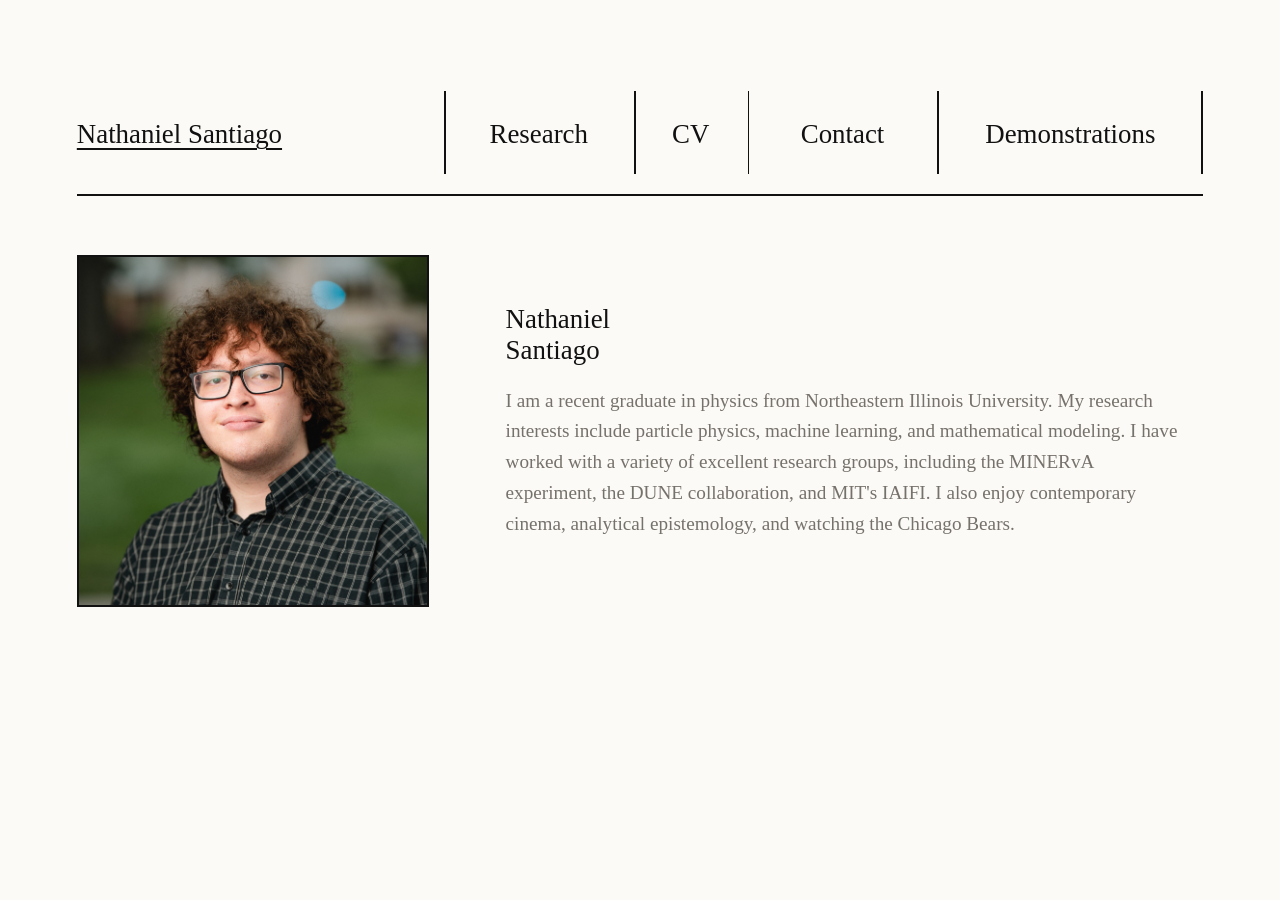
<file: index.html>
<!doctype html>
<html lang="en">
  <head>
    <meta charset="utf-8">
    <meta name="viewport" content="width=device-width, initial-scale=1">
    <title>Nathaniel Santiago</title>
    <link rel="stylesheet" href="styles.css?v=5">
  </head>
  <body>
    <header class="site-header" aria-label="Primary navigation">
      <nav class="sketch-nav">
        <a class="brand" href="index.html" aria-current="page">Nathaniel Santiago</a>
        <a href="research.html">Research</a>
        <a href="cv.html">CV</a>
        <a href="contact.html">Contact</a>
        <a href="event.html">Demonstrations</a>
      </nav>
    </header>

    <main class="home-main">
      <section class="intro-section" aria-labelledby="intro-title">
        <div class="section-inner intro-layout">
          <img
            class="headshot"
            src="nathaniel-santiago-headshot.png"
            alt="Portrait of Nathaniel Santiago"
          >
          <div class="intro-copy">
            <h1 id="intro-title">Nathaniel Santiago</h1>
            <p>
              I am a recent graduate in physics from Northeastern Illinois University.
              My research interests include particle physics, machine learning, and
              mathematical modeling. I have worked with a variety of excellent research
              groups, including the MINERvA experiment, the DUNE collaboration, and
              MIT's IAIFI. I also enjoy contemporary cinema, analytical epistemology,
              and watching the Chicago Bears.
            </p>
          </div>
        </div>
      </section>
    </main>
  </body>
</html>
</file>
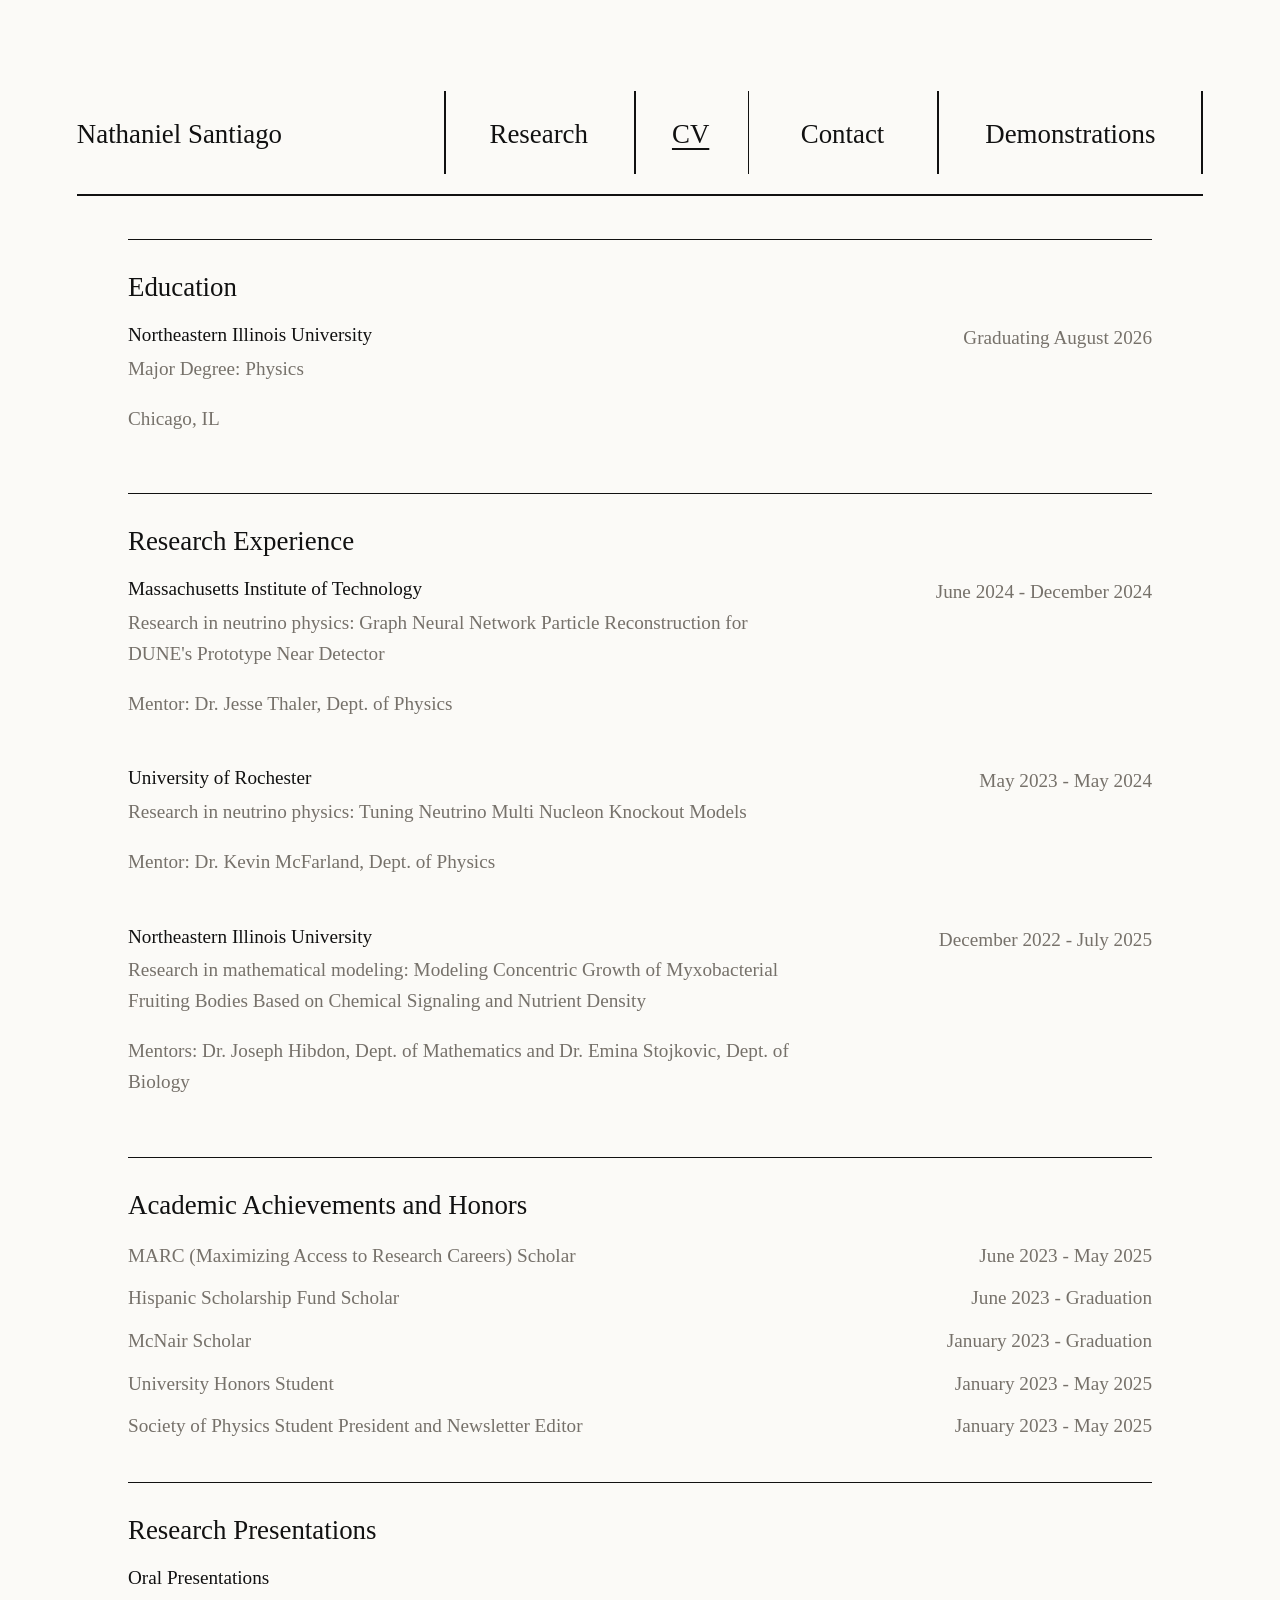
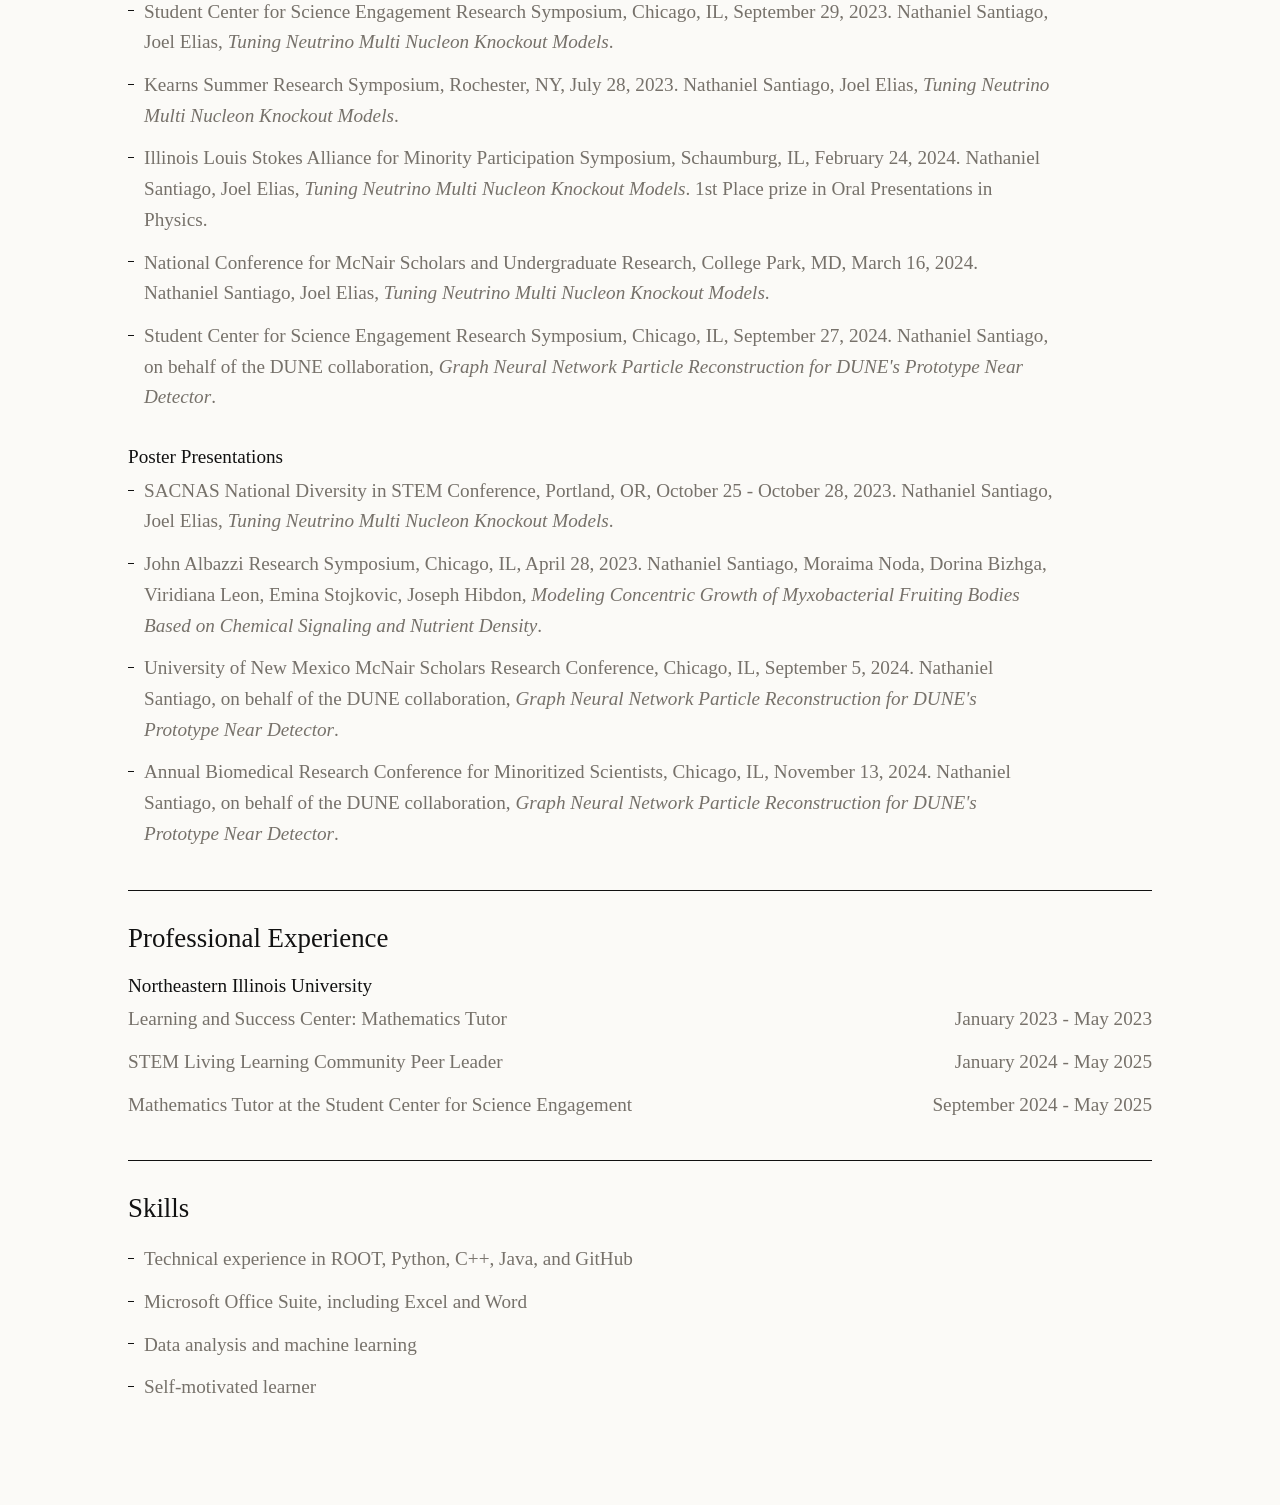
<file: cv.html>
<!doctype html>
<html lang="en">
  <head>
    <meta charset="utf-8">
    <meta name="viewport" content="width=device-width, initial-scale=1">
    <title>CV | Nathaniel Santiago</title>
    <link rel="stylesheet" href="styles.css?v=4">
  </head>
  <body>
    <header class="site-header" aria-label="Primary navigation">
      <nav class="sketch-nav">
        <a class="brand" href="index.html">Nathaniel Santiago</a>
        <a href="research.html">Research</a>
        <a href="cv.html" aria-current="page">CV</a>
        <a href="contact.html">Contact</a>
        <a href="event.html">Demonstrations</a>
      </nav>
    </header>

    <main class="page-main">
      <section class="page-section cv-section-page" aria-labelledby="education-title">
        <div class="section-inner cv-layout">
          <section class="cv-block" aria-labelledby="education-title">
            <h2 id="education-title">Education</h2>
            <article class="cv-item">
              <div>
                <h3>Northeastern Illinois University</h3>
                <p>Major Degree: Physics</p>
                <p>Chicago, IL</p>
              </div>
              <p class="cv-date">Graduating August 2026</p>
            </article>
          </section>

          <section class="cv-block" aria-labelledby="research-experience-title">
            <h2 id="research-experience-title">Research Experience</h2>
            <article class="cv-item">
              <div>
                <h3>Massachusetts Institute of Technology</h3>
                <p>
                  Research in neutrino physics: Graph Neural Network Particle
                  Reconstruction for DUNE's Prototype Near Detector
                </p>
                <p>Mentor: Dr. Jesse Thaler, Dept. of Physics</p>
              </div>
              <p class="cv-date">June 2024 - December 2024</p>
            </article>

            <article class="cv-item">
              <div>
                <h3>University of Rochester</h3>
                <p>
                  Research in neutrino physics: Tuning Neutrino Multi Nucleon
                  Knockout Models
                </p>
                <p>Mentor: Dr. Kevin McFarland, Dept. of Physics</p>
              </div>
              <p class="cv-date">May 2023 - May 2024</p>
            </article>

            <article class="cv-item">
              <div>
                <h3>Northeastern Illinois University</h3>
                <p>
                  Research in mathematical modeling: Modeling Concentric Growth of
                  Myxobacterial Fruiting Bodies Based on Chemical Signaling and
                  Nutrient Density
                </p>
                <p>
                  Mentors: Dr. Joseph Hibdon, Dept. of Mathematics and Dr. Emina
                  Stojkovic, Dept. of Biology
                </p>
              </div>
              <p class="cv-date">December 2022 - July 2025</p>
            </article>
          </section>

          <section class="cv-block" aria-labelledby="honors-title">
            <h2 id="honors-title">Academic Achievements and Honors</h2>
            <ul class="cv-list">
              <li><span>MARC (Maximizing Access to Research Careers) Scholar</span><span>June 2023 - May 2025</span></li>
              <li><span>Hispanic Scholarship Fund Scholar</span><span>June 2023 - Graduation</span></li>
              <li><span>McNair Scholar</span><span>January 2023 - Graduation</span></li>
              <li><span>University Honors Student</span><span>January 2023 - May 2025</span></li>
              <li><span>Society of Physics Student President and Newsletter Editor</span><span>January 2023 - May 2025</span></li>
            </ul>
          </section>

          <section class="cv-block" aria-labelledby="presentations-title">
            <h2 id="presentations-title">Research Presentations</h2>
            <h3>Oral Presentations</h3>
            <ul class="cv-bullets">
              <li>Student Center for Science Engagement Research Symposium, Chicago, IL, September 29, 2023. Nathaniel Santiago, Joel Elias, <cite>Tuning Neutrino Multi Nucleon Knockout Models</cite>.</li>
              <li>Kearns Summer Research Symposium, Rochester, NY, July 28, 2023. Nathaniel Santiago, Joel Elias, <cite>Tuning Neutrino Multi Nucleon Knockout Models</cite>.</li>
              <li>Illinois Louis Stokes Alliance for Minority Participation Symposium, Schaumburg, IL, February 24, 2024. Nathaniel Santiago, Joel Elias, <cite>Tuning Neutrino Multi Nucleon Knockout Models</cite>. 1st Place prize in Oral Presentations in Physics.</li>
              <li>National Conference for McNair Scholars and Undergraduate Research, College Park, MD, March 16, 2024. Nathaniel Santiago, Joel Elias, <cite>Tuning Neutrino Multi Nucleon Knockout Models</cite>.</li>
              <li>Student Center for Science Engagement Research Symposium, Chicago, IL, September 27, 2024. Nathaniel Santiago, on behalf of the DUNE collaboration, <cite>Graph Neural Network Particle Reconstruction for DUNE's Prototype Near Detector</cite>.</li>
            </ul>

            <h3>Poster Presentations</h3>
            <ul class="cv-bullets">
              <li>SACNAS National Diversity in STEM Conference, Portland, OR, October 25 - October 28, 2023. Nathaniel Santiago, Joel Elias, <cite>Tuning Neutrino Multi Nucleon Knockout Models</cite>.</li>
              <li>John Albazzi Research Symposium, Chicago, IL, April 28, 2023. Nathaniel Santiago, Moraima Noda, Dorina Bizhga, Viridiana Leon, Emina Stojkovic, Joseph Hibdon, <cite>Modeling Concentric Growth of Myxobacterial Fruiting Bodies Based on Chemical Signaling and Nutrient Density</cite>.</li>
              <li>University of New Mexico McNair Scholars Research Conference, Chicago, IL, September 5, 2024. Nathaniel Santiago, on behalf of the DUNE collaboration, <cite>Graph Neural Network Particle Reconstruction for DUNE's Prototype Near Detector</cite>.</li>
              <li>Annual Biomedical Research Conference for Minoritized Scientists, Chicago, IL, November 13, 2024. Nathaniel Santiago, on behalf of the DUNE collaboration, <cite>Graph Neural Network Particle Reconstruction for DUNE's Prototype Near Detector</cite>.</li>
            </ul>
          </section>

          <section class="cv-block" aria-labelledby="professional-experience-title">
            <h2 id="professional-experience-title">Professional Experience</h2>
            <h3>Northeastern Illinois University</h3>
            <ul class="cv-list">
              <li><span>Learning and Success Center: Mathematics Tutor</span><span>January 2023 - May 2023</span></li>
              <li><span>STEM Living Learning Community Peer Leader</span><span>January 2024 - May 2025</span></li>
              <li><span>Mathematics Tutor at the Student Center for Science Engagement</span><span>September 2024 - May 2025</span></li>
            </ul>
          </section>

          <section class="cv-block" aria-labelledby="skills-title">
            <h2 id="skills-title">Skills</h2>
            <ul class="cv-bullets compact">
              <li>Technical experience in ROOT, Python, C++, Java, and GitHub</li>
              <li>Microsoft Office Suite, including Excel and Word</li>
              <li>Data analysis and machine learning</li>
              <li>Self-motivated learner</li>
            </ul>
          </section>
        </div>
      </section>
    </main>
  </body>
</html>
</file>
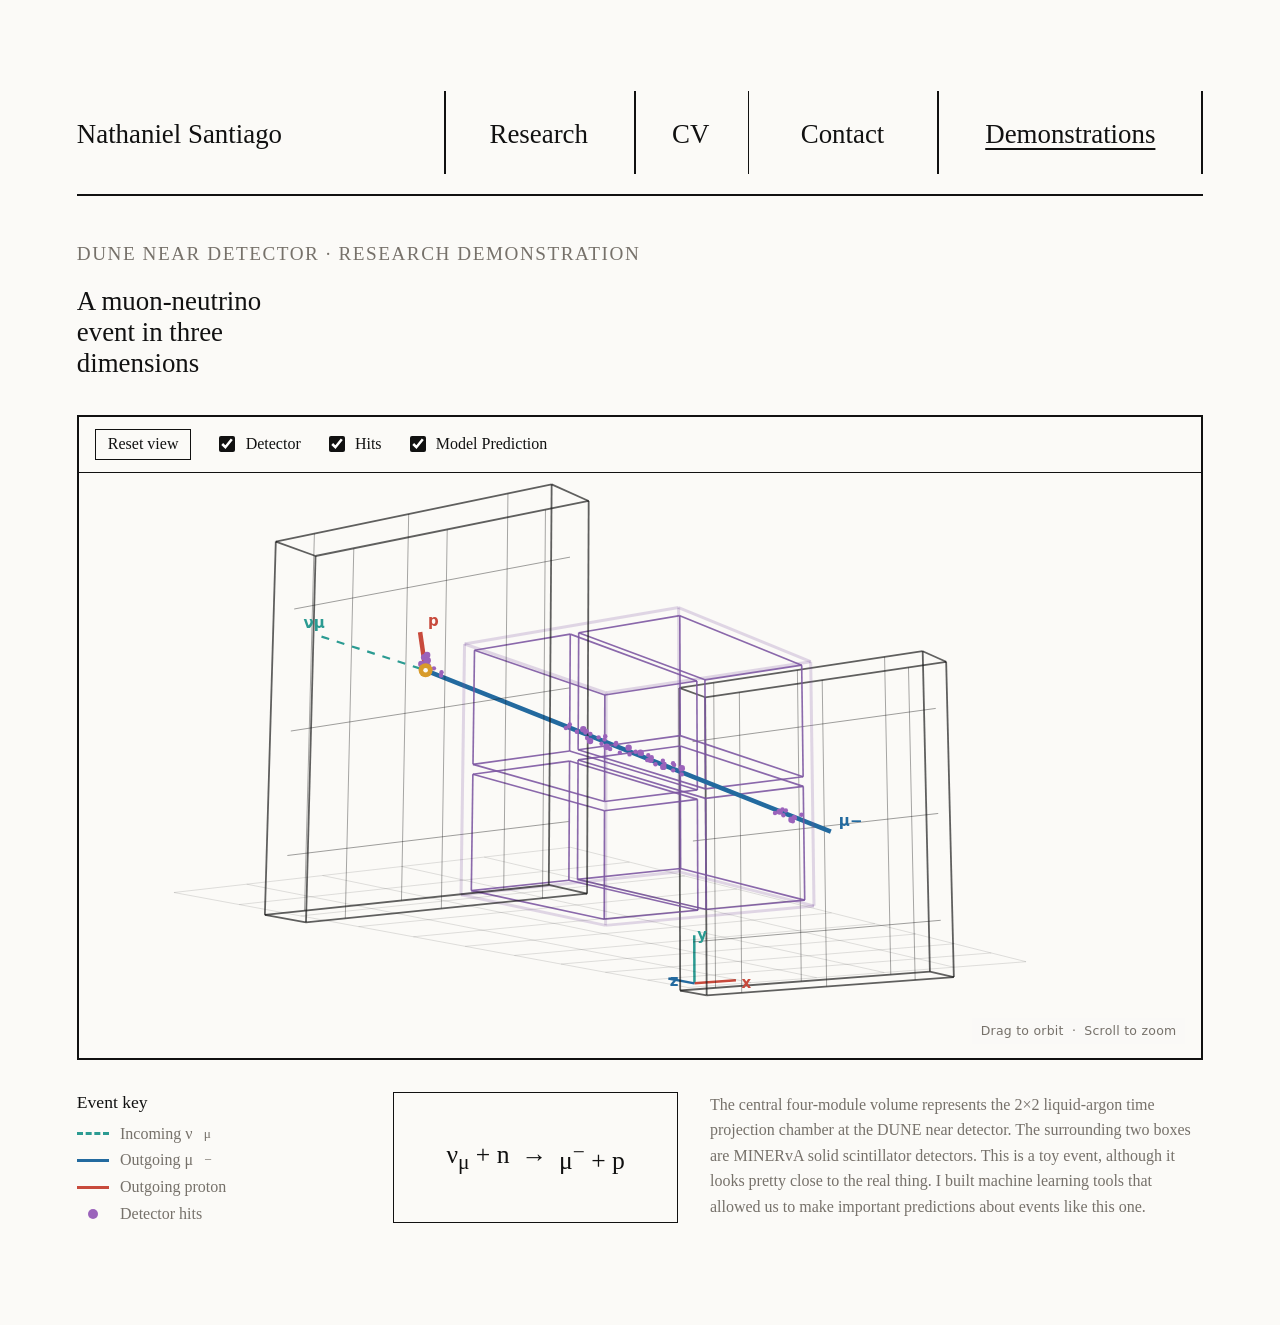
<file: event.html>
<!doctype html>
<html lang="en">
  <head>
    <meta charset="utf-8">
    <meta name="viewport" content="width=device-width, initial-scale=1">
    <title>Neutrino Event Display | Nathaniel Santiago</title>
    <link rel="stylesheet" href="styles.css?v=4">
    <script src="event-display.js?v=3" defer></script>
  </head>
  <body>
    <header class="site-header" aria-label="Primary navigation">
      <nav class="sketch-nav">
        <a class="brand" href="index.html">Nathaniel Santiago</a>
        <a href="research.html">Research</a>
        <a href="cv.html">CV</a>
        <a href="contact.html">Contact</a>
        <a href="event.html" aria-current="page">Demonstrations</a>
      </nav>
    </header>

    <main class="page-main">
      <section class="page-section event-section" aria-labelledby="event-title">
        <div class="section-inner event-layout">
          <p class="eyebrow">DUNE near detector · Research Demonstration</p>
          <div class="event-heading">
            <h1 id="event-title">A muon-neutrino event in three dimensions</h1>
          </div>

          <div class="event-display-shell">
            <div class="event-toolbar" aria-label="Event display controls">
              <button id="reset-view" type="button">Reset view</button>
              <label>
                <input id="toggle-detector" type="checkbox" checked>
                Detector
              </label>
              <label>
                <input id="toggle-hits" type="checkbox" checked>
                Hits
              </label>
              <label>
                <input id="toggle-prediction" type="checkbox" checked>
                Model Prediction
              </label>
            </div>

            <div class="event-canvas-wrap">
              <canvas
                id="event-canvas"
                tabindex="0"
                aria-label="Interactive three-dimensional display of a muon-neutrino charged-current event. Drag to rotate and use the mouse wheel to zoom."
              >
                Your browser does not support the canvas element.
              </canvas>
              <div class="event-canvas-hint" aria-hidden="true">
                Drag to orbit <span>·</span> Scroll to zoom
              </div>
            </div>
          </div>

          <div class="event-meta">
            <div>
              <h2>Event key</h2>
              <ul class="event-legend">
                <li><span class="legend-line neutrino"></span>Incoming ν<sub>μ</sub></li>
                <li><span class="legend-line muon"></span>Outgoing μ<sup>−</sup></li>
                <li><span class="legend-line proton"></span>Outgoing proton</li>
                <li><span class="legend-dot hits"></span>Detector hits</li>
              </ul>
            </div>
            <div class="event-equation" aria-label="Muon neutrino plus neutron produces a negative muon plus proton">
              <span>ν<sub>μ</sub> + n</span>
              <span aria-hidden="true">→</span>
              <span>μ<sup>−</sup> + p</span>
            </div>
            <p class="event-note">
              The central four-module volume represents the 2×2 liquid-argon time
              projection chamber at the DUNE near detector. The surrounding two boxes
              are MINERvA solid scintillator detectors. This is a toy event, although
              it looks pretty close to the real thing. I built machine learning tools
              that allowed us to make important predictions about events like this one.
            </p>
          </div>
        </div>
      </section>
    </main>
  </body>
</html>
</file>
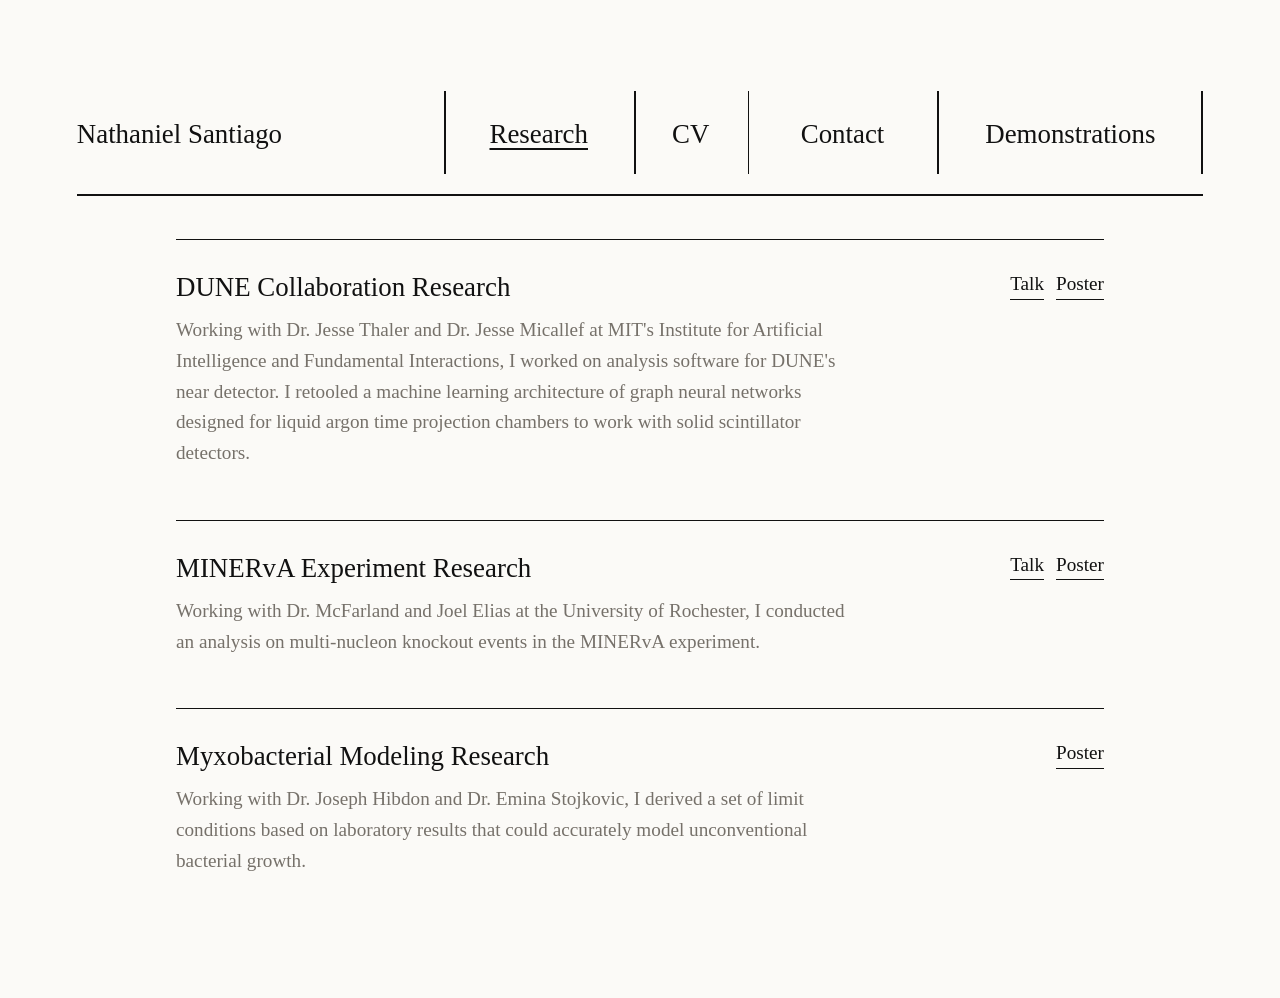
<file: research.html>
<!doctype html>
<html lang="en">
  <head>
    <meta charset="utf-8">
    <meta name="viewport" content="width=device-width, initial-scale=1">
    <title>Research | Nathaniel Santiago</title>
    <link rel="stylesheet" href="styles.css?v=4">
  </head>
  <body>
    <header class="site-header" aria-label="Primary navigation">
      <nav class="sketch-nav">
        <a class="brand" href="index.html">Nathaniel Santiago</a>
        <a href="research.html" aria-current="page">Research</a>
        <a href="cv.html">CV</a>
        <a href="contact.html">Contact</a>
        <a href="event.html">Demonstrations</a>
      </nav>
    </header>

    <main class="page-main">
      <section class="page-section research-section" aria-labelledby="research-title">
        <div class="section-inner research-layout">
          <div class="research-list" aria-label="Research projects">
            <article class="research-project">
              <div>
                <h2 id="research-title">DUNE Collaboration Research</h2>
                <p>
                  Working with Dr. Jesse Thaler and Dr. Jesse Micallef at MIT's
                  Institute for Artificial Intelligence and Fundamental Interactions, I
                  worked on analysis software for DUNE's near detector. I retooled a
                  machine learning architecture of graph neural networks designed for
                  liquid argon time projection chambers to work with solid scintillator
                  detectors.
                </p>
              </div>
              <ul class="resource-links" aria-label="DUNE materials">
                <li>
                  <a href="https://docs.google.com/presentation/d/1f-uLy-r_NtIgJFLjTzCSb3eDeRT3O6iW/edit?usp=drive_link&amp;ouid=113608494884170770272&amp;rtpof=true&amp;sd=true" target="_blank" rel="noopener noreferrer">
                    Talk
                  </a>
                </li>
                <li>
                  <a href="https://docs.google.com/presentation/d/1N5HI_g0j20bALE5HQo4_uzKp5rkTFx0S/edit?usp=drive_link&amp;ouid=113608494884170770272&amp;rtpof=true&amp;sd=true" target="_blank" rel="noopener noreferrer">
                    Poster
                  </a>
                </li>
              </ul>
            </article>

            <article class="research-project">
              <div>
                <h2>MINERvA Experiment Research</h2>
                <p>
                  Working with Dr. McFarland and Joel Elias at the University of
                  Rochester, I conducted an analysis on multi-nucleon knockout events
                  in the MINERvA experiment.
                </p>
              </div>
              <ul class="resource-links" aria-label="MINERvA materials">
                <li>
                  <a href="https://docs.google.com/presentation/d/1WHynScy_A3KxvJx9nd_lFMbfvtFN-7mV/edit?usp=drive_link&amp;ouid=113608494884170770272&amp;rtpof=true&amp;sd=true" target="_blank" rel="noopener noreferrer">
                    Talk
                  </a>
                </li>
                <li>
                  <a href="https://docs.google.com/presentation/d/1kDVPlyYKLJm-AHHO2jdLCE9TnAgi_GCq/edit?usp=drive_link&amp;ouid=113608494884170770272&amp;rtpof=true&amp;sd=true" target="_blank" rel="noopener noreferrer">
                    Poster
                  </a>
                </li>
              </ul>
            </article>

            <article class="research-project">
              <div>
                <h2>Myxobacterial Modeling Research</h2>
                <p>
                  Working with Dr. Joseph Hibdon and Dr. Emina Stojkovic, I derived a
                  set of limit conditions based on laboratory results that could
                  accurately model unconventional bacterial growth.
                </p>
              </div>
              <ul class="resource-links" aria-label="Myxo materials">
                <li>
                  <a href="https://docs.google.com/presentation/d/1RYm2g0KwOrUUuA5gYNCrH4tIbt4mw-fB/edit?usp=drive_link&amp;ouid=113608494884170770272&amp;rtpof=true&amp;sd=true" target="_blank" rel="noopener noreferrer">
                    Poster
                  </a>
                </li>
              </ul>
            </article>
          </div>
        </div>
      </section>
    </main>
  </body>
</html>
</file>
<file: styles.css>
:root {
  --ink: #111111;
  --paper: #fbfaf7;
  --muted: #76716a;
  --rule: 2px solid var(--ink);
  --site-font: "Cambria Math", Cambria, Georgia, serif;
  --section-name-size: clamp(1.65rem, 2.1vw, 2.2rem);
  --body-text-size: 1.2rem;
}

* {
  box-sizing: border-box;
}

html {
  scroll-behavior: smooth;
}

body {
  margin: 0;
  color: var(--ink);
  background: var(--paper);
  font-family: var(--site-font);
}

a {
  color: inherit;
  text-decoration: none;
}

.site-header {
  padding: clamp(2.5rem, 8vw, 5.5rem) clamp(1rem, 6vw, 6rem) 0;
}

.sketch-nav {
  position: relative;
  display: grid;
  grid-template-columns:
    minmax(13rem, 1.45fr)
    minmax(7rem, 0.75fr)
    minmax(4.5rem, 0.45fr)
    minmax(7rem, 0.75fr)
    minmax(12rem, 1.05fr);
  align-items: end;
  max-width: 78rem;
  margin: 0 auto;
  min-height: 6.25rem;
  padding: 0 0 1.65rem;
}

.sketch-nav::after {
  content: "";
  position: absolute;
  right: 0;
  bottom: 0.72rem;
  left: 0;
  height: 0;
  border-bottom: var(--rule);
  pointer-events: none;
}

.sketch-nav a {
  position: relative;
  z-index: 1;
  display: flex;
  align-items: center;
  min-height: 5.8rem;
  padding: 0 1.55rem;
  font-size: var(--section-name-size);
  line-height: 1;
  font-weight: 400;
  white-space: nowrap;
}

.sketch-nav .brand {
  justify-content: flex-start;
  padding-left: 0;
  font-size: var(--section-name-size);
}

.sketch-nav a:not(.brand) {
  justify-content: center;
}

.sketch-nav a:not(.brand)::before,
.sketch-nav a:last-child::after {
  content: "";
  position: absolute;
  top: 0.2rem;
  left: 0;
  width: 0.12rem;
  height: 5.2rem;
  background: var(--ink);
}

.sketch-nav a:last-child::after {
  right: 0;
  left: auto;
  height: 5.2rem;
}

main {
  padding-top: clamp(4rem, 11vw, 8rem);
}

.home-main {
  padding-top: 1rem;
}

.home-main .intro-section {
  padding-top: 2rem;
}

.page-main {
  padding-top: clamp(1rem, 3vw, 2rem);
}

.intro-section,
.page-section {
  min-height: 55vh;
  padding: clamp(3rem, 8vw, 7rem) clamp(1rem, 6vw, 6rem);
}

.section-inner {
  width: min(78rem, 100%);
  margin: 0 auto;
}

.intro-layout {
  display: grid;
  grid-template-columns: minmax(14rem, 22rem) minmax(18rem, 42rem);
  align-items: center;
  gap: clamp(2rem, 6vw, 5rem);
}

.headshot {
  display: block;
  width: 100%;
  aspect-ratio: 1;
  object-fit: cover;
  border: var(--rule);
}

.intro-copy {
  max-width: 42rem;
}

.research-layout {
  max-width: 58rem;
}

.research-section {
  padding-top: 0;
}

.research-list {
  display: grid;
  gap: 2rem;
  margin-top: 0;
}

.research-project {
  display: grid;
  grid-template-columns: minmax(0, 1fr) auto;
  gap: 1.5rem;
  align-items: start;
  padding-top: 2rem;
  border-top: 1px solid var(--ink);
}

.research-project h2 {
  margin-bottom: 0.75rem;
}

.resource-links {
  display: flex;
  flex-wrap: wrap;
  gap: 0.75rem;
  justify-content: flex-end;
  margin: 0;
  padding: 0;
  list-style: none;
}

.resource-links a {
  display: inline-block;
  padding-bottom: 0.1rem;
  border-bottom: 1px solid var(--ink);
  font-size: var(--body-text-size);
  line-height: 1.3;
}

.resource-links a:hover,
.resource-links a:focus-visible {
  color: var(--muted);
}

.cv-section-page {
  padding-top: 0;
}

.cv-layout {
  max-width: 64rem;
}

.cv-block {
  padding-top: 2rem;
  border-top: 1px solid var(--ink);
}

.cv-block + .cv-block {
  margin-top: 2.5rem;
}

.cv-block h2 {
  margin-bottom: 1.25rem;
}

.cv-block h3 {
  margin: 0 0 0.35rem;
  font-size: var(--body-text-size);
  font-weight: 400;
  line-height: 1.3;
}

.cv-item {
  display: grid;
  grid-template-columns: minmax(0, 1fr) minmax(10rem, auto);
  gap: 1.5rem;
  align-items: start;
}

.cv-item + .cv-item {
  margin-top: 1.75rem;
}

.cv-date {
  margin: 0;
  text-align: right;
}

.cv-list,
.cv-bullets {
  margin: 0;
  padding: 0;
  list-style: none;
}

.cv-list li {
  display: grid;
  grid-template-columns: minmax(0, 1fr) minmax(10rem, auto);
  gap: 1.5rem;
  color: var(--muted);
  font-size: var(--body-text-size);
  line-height: 1.6;
}

.cv-list li + li,
.cv-bullets li + li {
  margin-top: 0.75rem;
}

.cv-list li span:last-child {
  text-align: right;
}

.cv-bullets {
  max-width: 58rem;
  color: var(--muted);
  font-size: var(--body-text-size);
  line-height: 1.6;
}

.cv-bullets:not(.compact) + h3 {
  margin-top: 2rem;
}

.cv-bullets li {
  position: relative;
  padding-left: 1rem;
}

.cv-bullets li::before {
  content: "";
  position: absolute;
  top: 0.72em;
  left: 0;
  width: 0.35rem;
  border-top: 1px solid var(--ink);
}

.contact-section {
  padding-top: 0;
}

.contact-layout {
  max-width: 46rem;
}

.contact-list {
  margin: 0;
  padding: 0;
  list-style: none;
  border-top: 1px solid var(--ink);
}

.contact-list li {
  display: grid;
  grid-template-columns: 8rem minmax(0, 1fr);
  gap: 1.5rem;
  padding: 1.25rem 0;
  border-bottom: 1px solid rgba(17, 17, 17, 0.25);
  color: var(--muted);
  font-size: var(--body-text-size);
  line-height: 1.5;
}

.contact-list span {
  color: var(--ink);
}

.contact-list a {
  overflow-wrap: anywhere;
  text-decoration: underline;
  text-decoration-thickness: 0.06em;
  text-underline-offset: 0.18em;
}

.contact-list a:hover,
.contact-list a:focus-visible {
  color: var(--ink);
}

.event-section {
  padding-top: 0;
}

.event-layout {
  max-width: 74rem;
}

.event-heading {
  margin-bottom: 2.25rem;
}

.event-heading h1 {
  max-width: 17ch;
  margin-bottom: 0;
}

.event-display-shell {
  border: var(--rule);
  background: var(--paper);
}

.event-toolbar {
  display: flex;
  flex-wrap: wrap;
  align-items: center;
  gap: 0.85rem 1.5rem;
  min-height: 3.5rem;
  padding: 0.65rem 1rem;
  border-bottom: 1px solid var(--ink);
  font-size: 1rem;
}

.event-toolbar button {
  padding: 0.35rem 0.75rem;
  border: 1px solid var(--ink);
  color: var(--ink);
  background: transparent;
  font: inherit;
  cursor: pointer;
}

.event-toolbar button:hover,
.event-toolbar button:focus-visible {
  color: var(--paper);
  background: var(--ink);
}

.event-toolbar label {
  display: inline-flex;
  align-items: center;
  gap: 0.45rem;
  cursor: pointer;
}

.event-toolbar input {
  width: 1rem;
  height: 1rem;
  accent-color: var(--ink);
}

.event-canvas-wrap {
  position: relative;
  min-height: 30rem;
  overflow: hidden;
}

#event-canvas {
  display: block;
  width: 100%;
  height: min(65vh, 43rem);
  min-height: 30rem;
  cursor: grab;
  outline: none;
  touch-action: none;
}

#event-canvas.is-dragging {
  cursor: grabbing;
}

#event-canvas:focus-visible {
  box-shadow: inset 0 0 0 3px #236a9f;
}

.event-canvas-hint {
  position: absolute;
  right: 1rem;
  bottom: 0.85rem;
  padding: 0.35rem 0.55rem;
  color: var(--muted);
  background: rgba(251, 250, 247, 0.88);
  font-family: system-ui, sans-serif;
  font-size: 0.78rem;
  letter-spacing: 0.02em;
  pointer-events: none;
}

.event-canvas-hint span {
  padding: 0 0.25rem;
}

.event-meta {
  display: grid;
  grid-template-columns: minmax(13rem, 0.75fr) minmax(15rem, 0.75fr) minmax(20rem, 1.3fr);
  gap: 2rem;
  padding-top: 2rem;
}

.event-meta h2 {
  margin-bottom: 0.8rem;
  font-size: 1.1rem;
}

.event-legend {
  display: grid;
  gap: 0.55rem;
  margin: 0;
  padding: 0;
  list-style: none;
  color: var(--muted);
  font-size: 1rem;
}

.event-legend li {
  display: flex;
  align-items: center;
  gap: 0.7rem;
}

.legend-line {
  display: inline-block;
  width: 2rem;
  border-top: 3px solid;
}

.legend-line.neutrino {
  border-color: #2b9b92;
  border-top-style: dashed;
}

.legend-line.muon {
  border-color: #236a9f;
}

.legend-line.proton {
  border-color: #c84a3c;
}

.legend-dot {
  display: inline-block;
  width: 0.65rem;
  height: 0.65rem;
  margin: 0 0.675rem;
  border-radius: 50%;
}

.legend-dot.hits {
  background: #9b63bb;
}

.event-equation {
  display: flex;
  align-items: center;
  justify-content: center;
  gap: 0.75rem;
  min-height: 5.5rem;
  padding: 1rem;
  border: 1px solid var(--ink);
  font-size: clamp(1.2rem, 2vw, 1.65rem);
  white-space: nowrap;
}

.event-note {
  margin-bottom: 0;
  font-size: 1rem;
}

.eyebrow {
  margin: 0 0 1rem;
  color: var(--muted);
  font-size: var(--body-text-size);
  text-transform: uppercase;
  letter-spacing: 0.08em;
}

h1,
h2,
p {
  margin-top: 0;
}

h1 {
  max-width: 14ch;
  margin-bottom: 1.25rem;
  font-size: var(--section-name-size);
  line-height: 1.15;
  font-weight: 400;
}

h2 {
  margin-bottom: 1rem;
  font-size: var(--section-name-size);
  line-height: 1.15;
  font-weight: 400;
}

p {
  max-width: 42rem;
  color: var(--muted);
  font-size: var(--body-text-size);
  line-height: 1.6;
}

.sketch-nav a[aria-current="page"] {
  text-decoration: underline;
  text-decoration-thickness: 0.08em;
  text-underline-offset: 0.2em;
}

@media (max-width: 820px) {
  .site-header {
    padding-top: 1rem;
  }

  .sketch-nav {
    display: flex;
    align-items: center;
    gap: 0.4rem;
    min-height: auto;
    padding: 0.35rem 0 0.9rem;
    overflow-x: auto;
  }

  .sketch-nav::after {
    left: 0;
    bottom: 0.35rem;
    height: 1.8rem;
  }

  .sketch-nav a {
    min-height: 3.8rem;
    padding: 0 1rem;
  }

  .sketch-nav .brand {
    min-width: max-content;
  }

  .sketch-nav a:not(.brand)::before,
  .sketch-nav a:last-child::after {
    top: 0.15rem;
    height: 3.5rem;
  }

  main {
    padding-top: 2rem;
  }

  .intro-layout {
    grid-template-columns: 1fr;
    gap: 1.75rem;
  }

  .headshot {
    max-width: 18rem;
  }

  .research-project {
    grid-template-columns: 1fr;
    gap: 0.75rem;
  }

  .resource-links {
    justify-content: flex-start;
  }

  .cv-item,
  .cv-list li {
    grid-template-columns: 1fr;
    gap: 0.25rem;
  }

  .cv-date,
  .cv-list li span:last-child {
    text-align: left;
  }

  .contact-list li {
    grid-template-columns: 1fr;
    gap: 0.25rem;
  }

  .event-heading,
  .event-meta {
    grid-template-columns: 1fr;
    gap: 1.5rem;
  }

  .event-heading h1 {
    margin-bottom: 0;
  }

  .event-canvas-wrap,
  #event-canvas {
    min-height: 24rem;
  }

  #event-canvas {
    height: 58vh;
  }

  .event-canvas-hint {
    right: 0.5rem;
    bottom: 0.5rem;
  }
}
</file>
